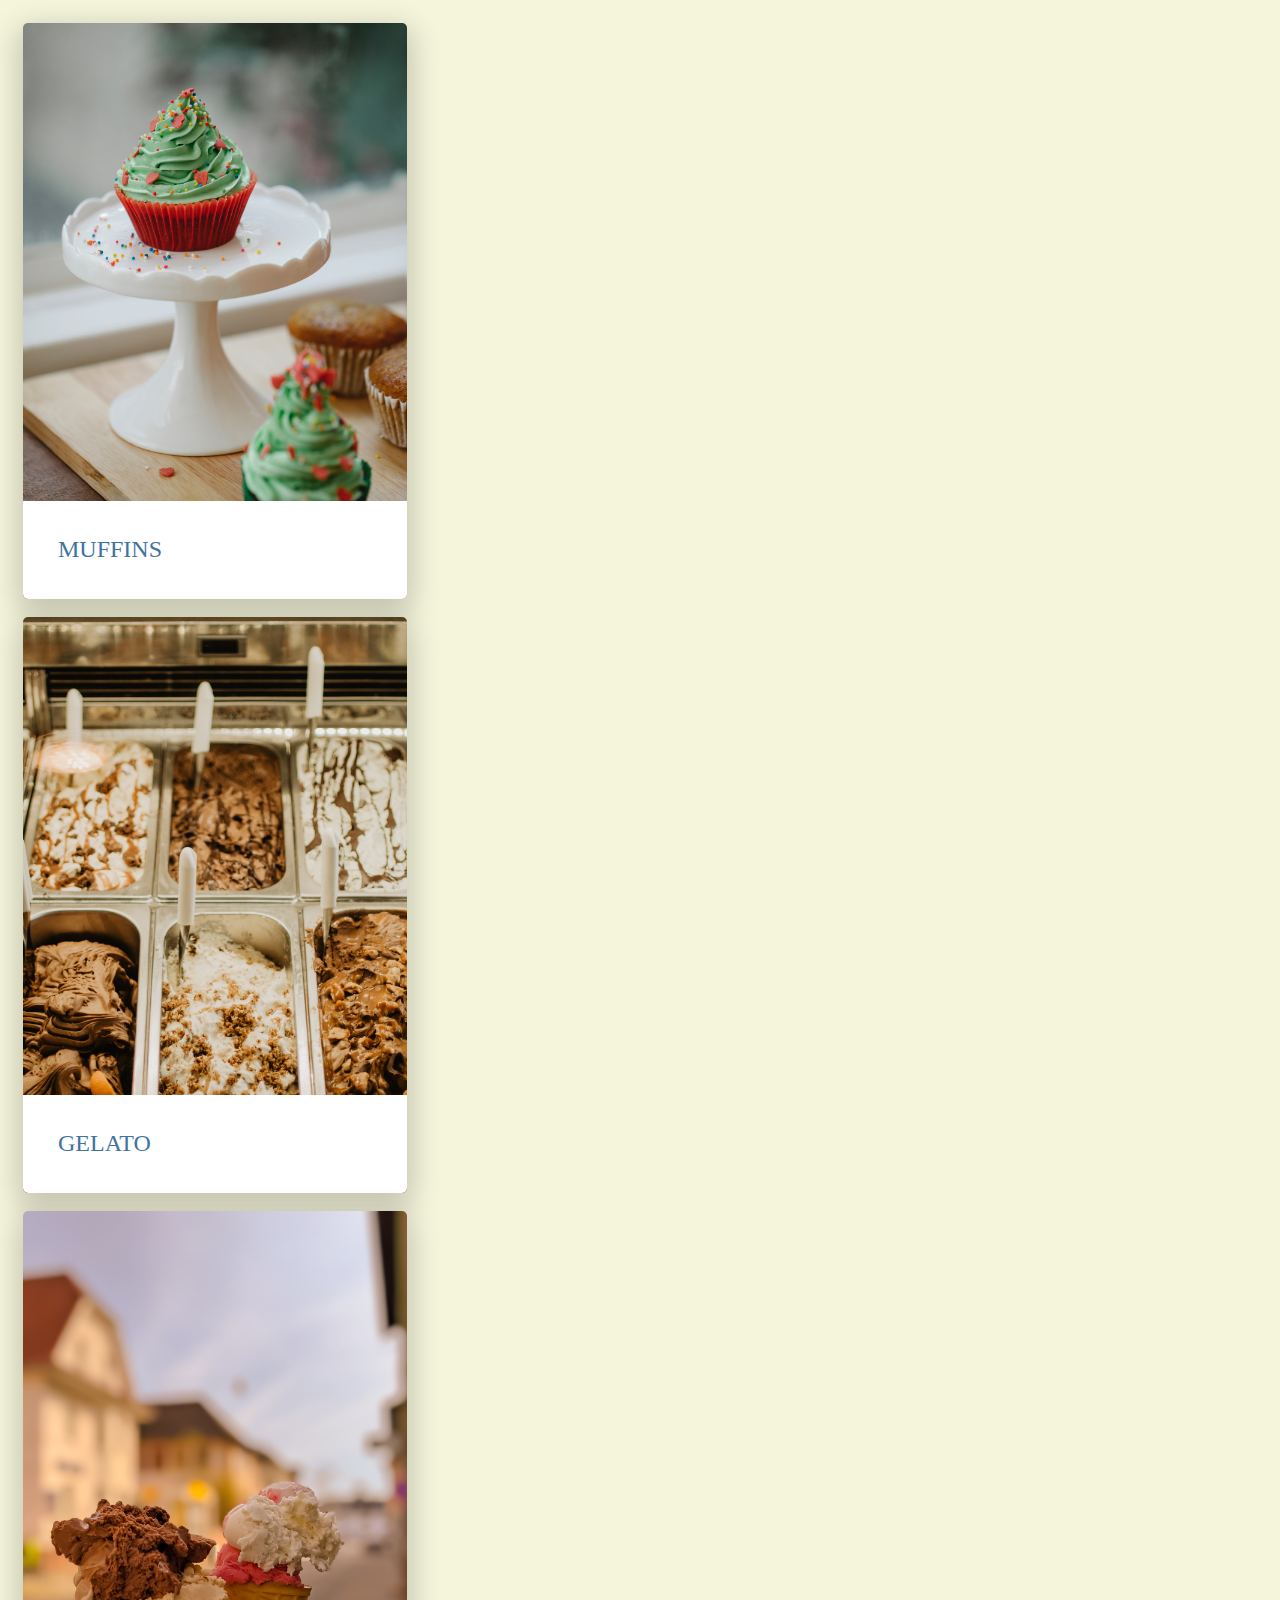
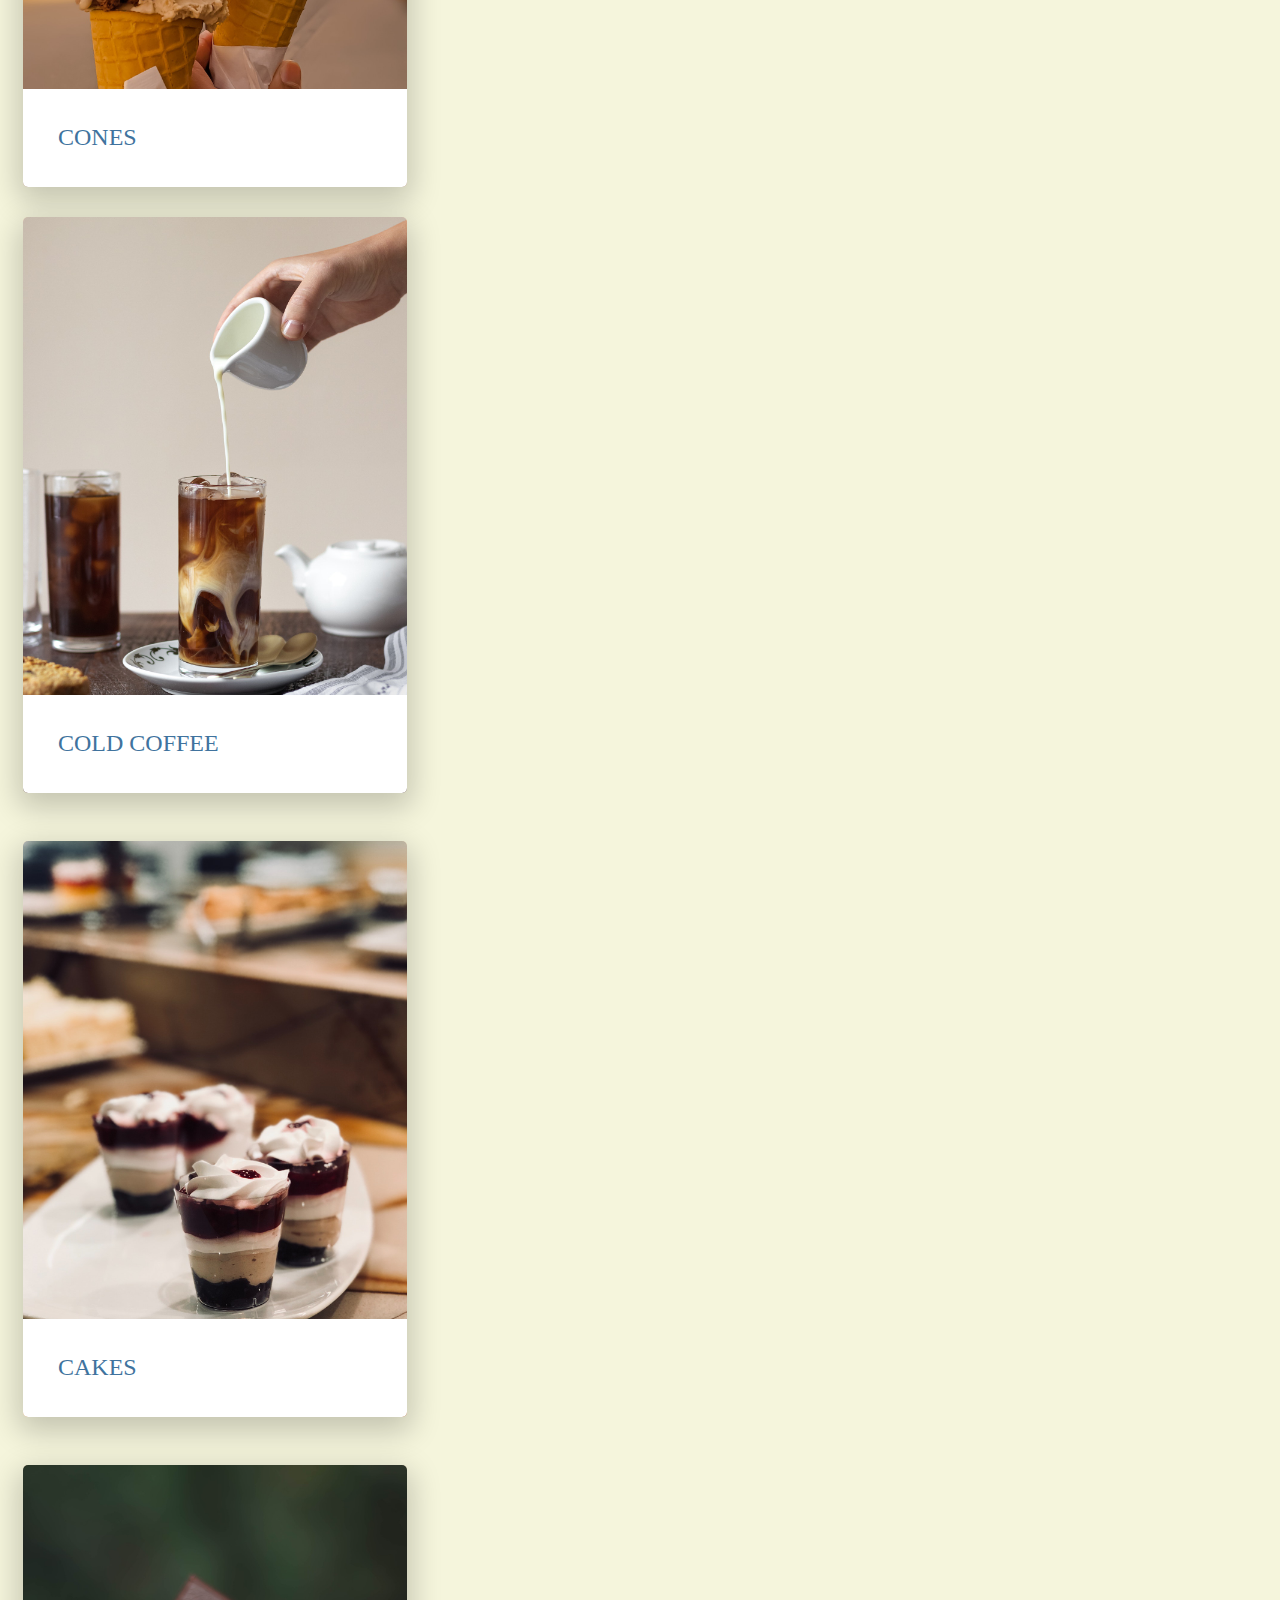
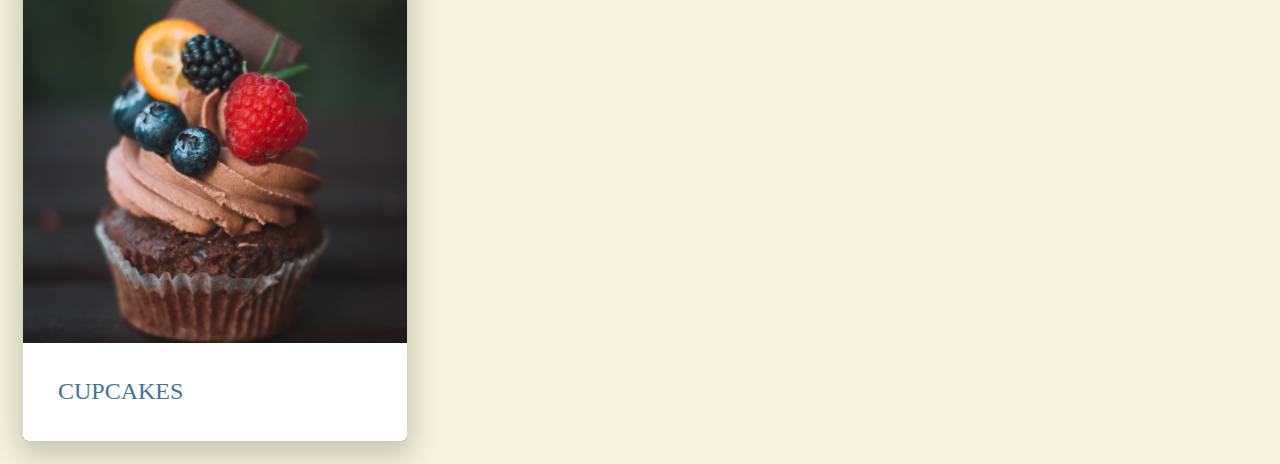
<file: flavours/flavour.html>
<!DOCTYPE html>
<html lang="en">

<head>
    <meta charset="UTF-8">
    <meta name="viewport" content="width=device-width, initial-scale=1.0">
    <title>Document</title>


    <link rel="stylesheet" href="https://cdn.jsdelivr.net/npm/bootstrap@5.3.2/dist/css/bootstrap.min.css"
        rel="stylesheet" integrity="sha384-T3c6CoIi6uLrA9TneNEoa7RxnatzjcDSCmG1MXxSR1GAsXEV/Dwwykc2MPK8M2HN"
        crossorigin="anonymous">

    <link rel="stylesheet" href="./flavour.css">

</head>

<body>
    <main>
        <div class="container-fluid">
            <div class="row">
                <!-- #1 -->
                <div class="card">
                    <img src="muffins.jpg" alt="notfound">
                    <div class="card-content">
                        <h2>Muffins</h2>
                        <p>An individual cup-shaped quick bread made with wheat flour,
                            cornmeal, or the like, and baked in a pan (muffin pan) containing a series of cuplike forms.
                        </p>
                        <a href="#">ReadMore</a>
                    </div>
                </div>
                &ensp; &ensp; &ensp; &ensp; &ensp; &ensp;
                <!-- #2 -->
                <div class="card">
                    <img id="gelato" src="pexels-roman-odintsov-5061197 (1).jpg" alt="notfound">
                    <div class="card-content">
                        <h2>Gelato</h2>
                        <p>In Italian, gelato is the generic word for ice cream and means simply "frozen",
                            independent of the style, so every kind of ice cream is referred to.</p>
                        <a href="#">ReadMore</a>
                    </div>
                </div>
                &ensp; &ensp; &ensp; &ensp; &ensp; &ensp;
                <!-- #3 -->
                <div class="card">
                    <img id="gelato" src="cones.jpg" alt="notfound">
                    <div class="card-content">
                        <h2>Cones</h2>
                        <p>An ice cream cone or poke is a brittle, cone-shaped pastry, usually made of a wafer similar
                            in
                            texture to a waffle, made so ice cream can becarried and eaten without a bowl or spoon.</p>
                        <a href="#">ReadMore</a>
                    </div>
                </div>

                <!-- #4 -->
                <div class="card" id="row2">
                    <img id="gelato" src="cold coffe.jpg" alt="notfound">
                    <div class="card-content">
                        <h2>Cold Coffee</h2>
                        <p>Iced coffee is a coffee beverage served cold. It may be prepared either by brewing
                            coffee normally and then serving it over ice or in cold milk or by brewing the coffee cold.
                        </p>
                        <a href="#">ReadMore</a>
                    </div>
                </div>

                &ensp; &ensp; &ensp; &ensp; &ensp; &ensp;
                <!-- #5 -->
                <div class="card" id="row2">
                    <img id="gelato" src="parfait.jpg" alt="notfound">
                    <div class="card-content">
                        <h2>Cakes</h2>
                        <p>Parfait is either of two types of dessert. In France, where the dish originated, parfait is made by boiling cream,
                             egg, sugar and syrup to create a custard-like pure which is then frozen.
                        </p>
                        <a href="#">ReadMore</a>
                    </div>
                </div>

                &ensp; &ensp; &ensp; &ensp; &ensp; &ensp;
                <!-- #6 -->
                <div class="card" id="row2">
                    <img id="gelato" src="cupcake.jpg" alt="notfound">
                    <div class="card-content">
                        <h2>CupCakes</h2>
                        <p>A cupcake, fairy cake, or bun is a small cake designed to serve one person, 
                            which may be baked in a small thin paper or aluminum cup
                        </p>
                        <a href="#">ReadMore</a>
                    </div>
                </div>




            </div>
        </div>



    </main>
</body>

</html>
</file>
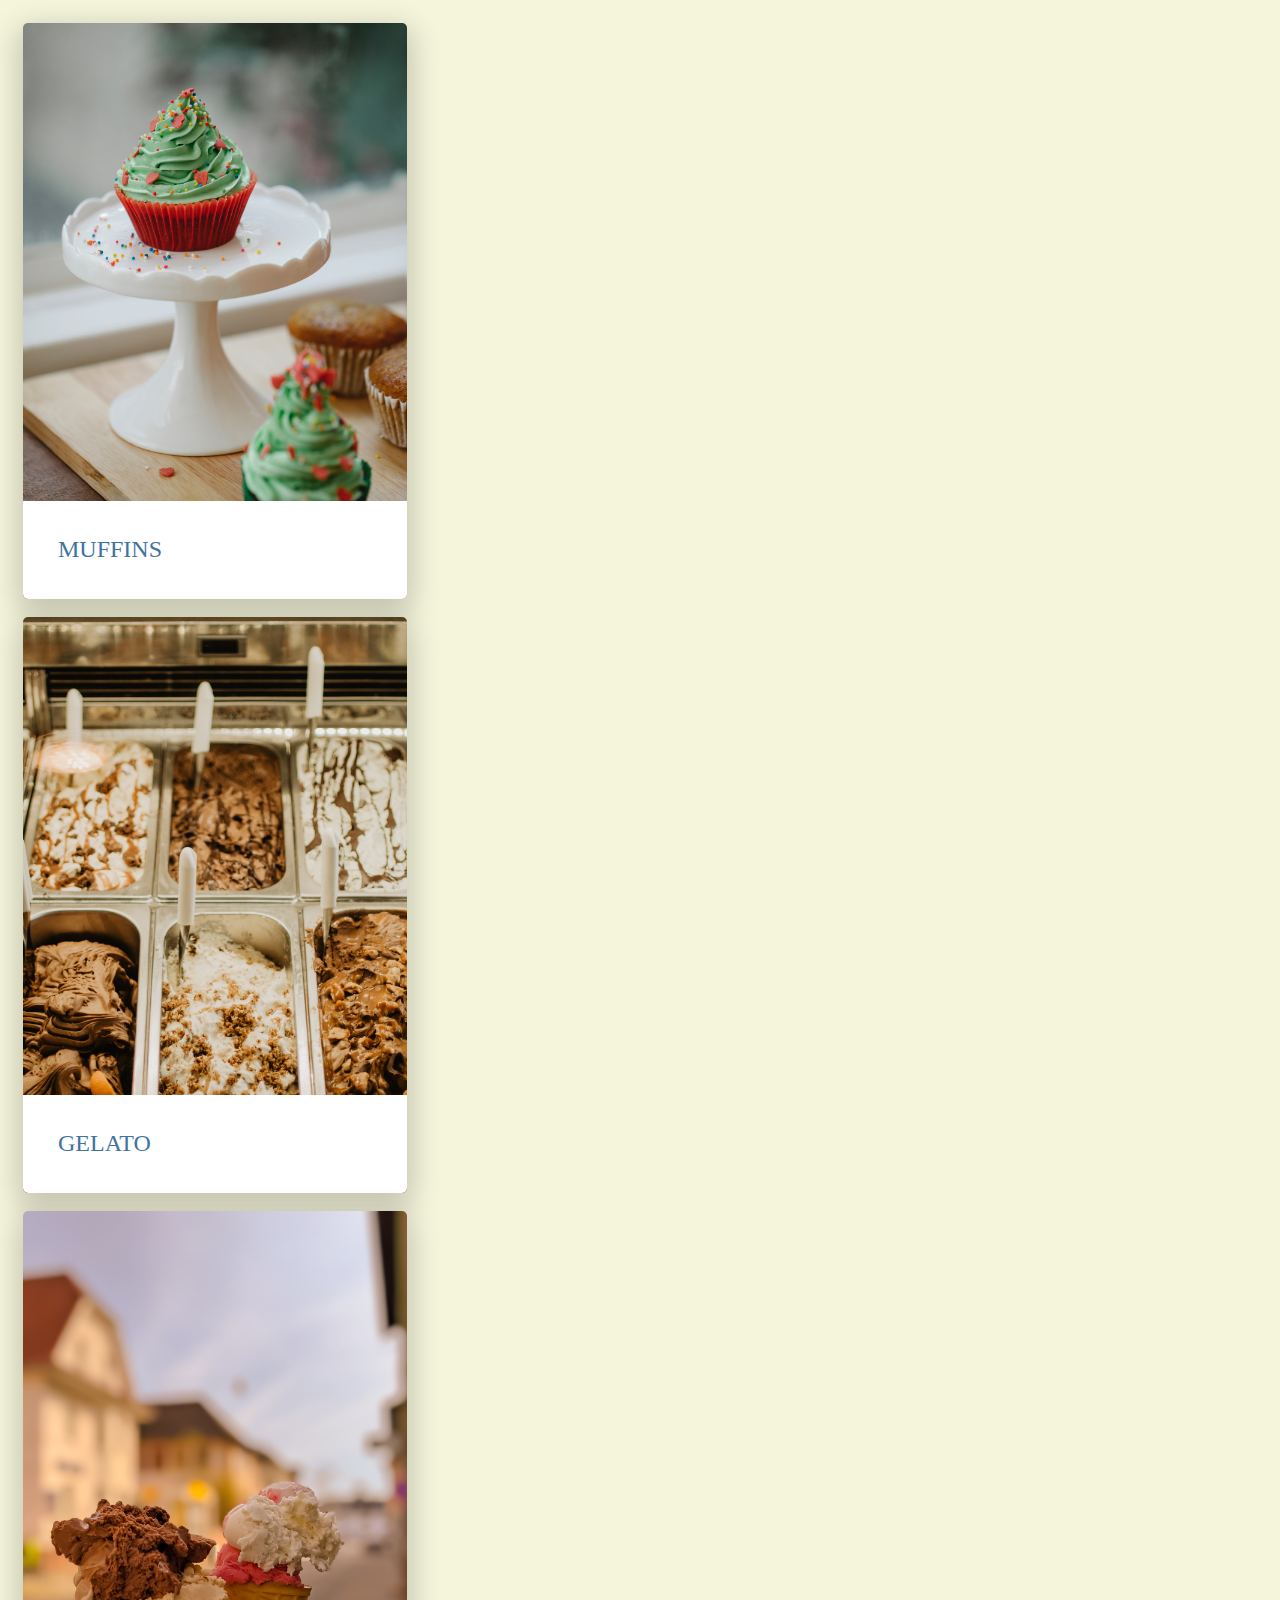
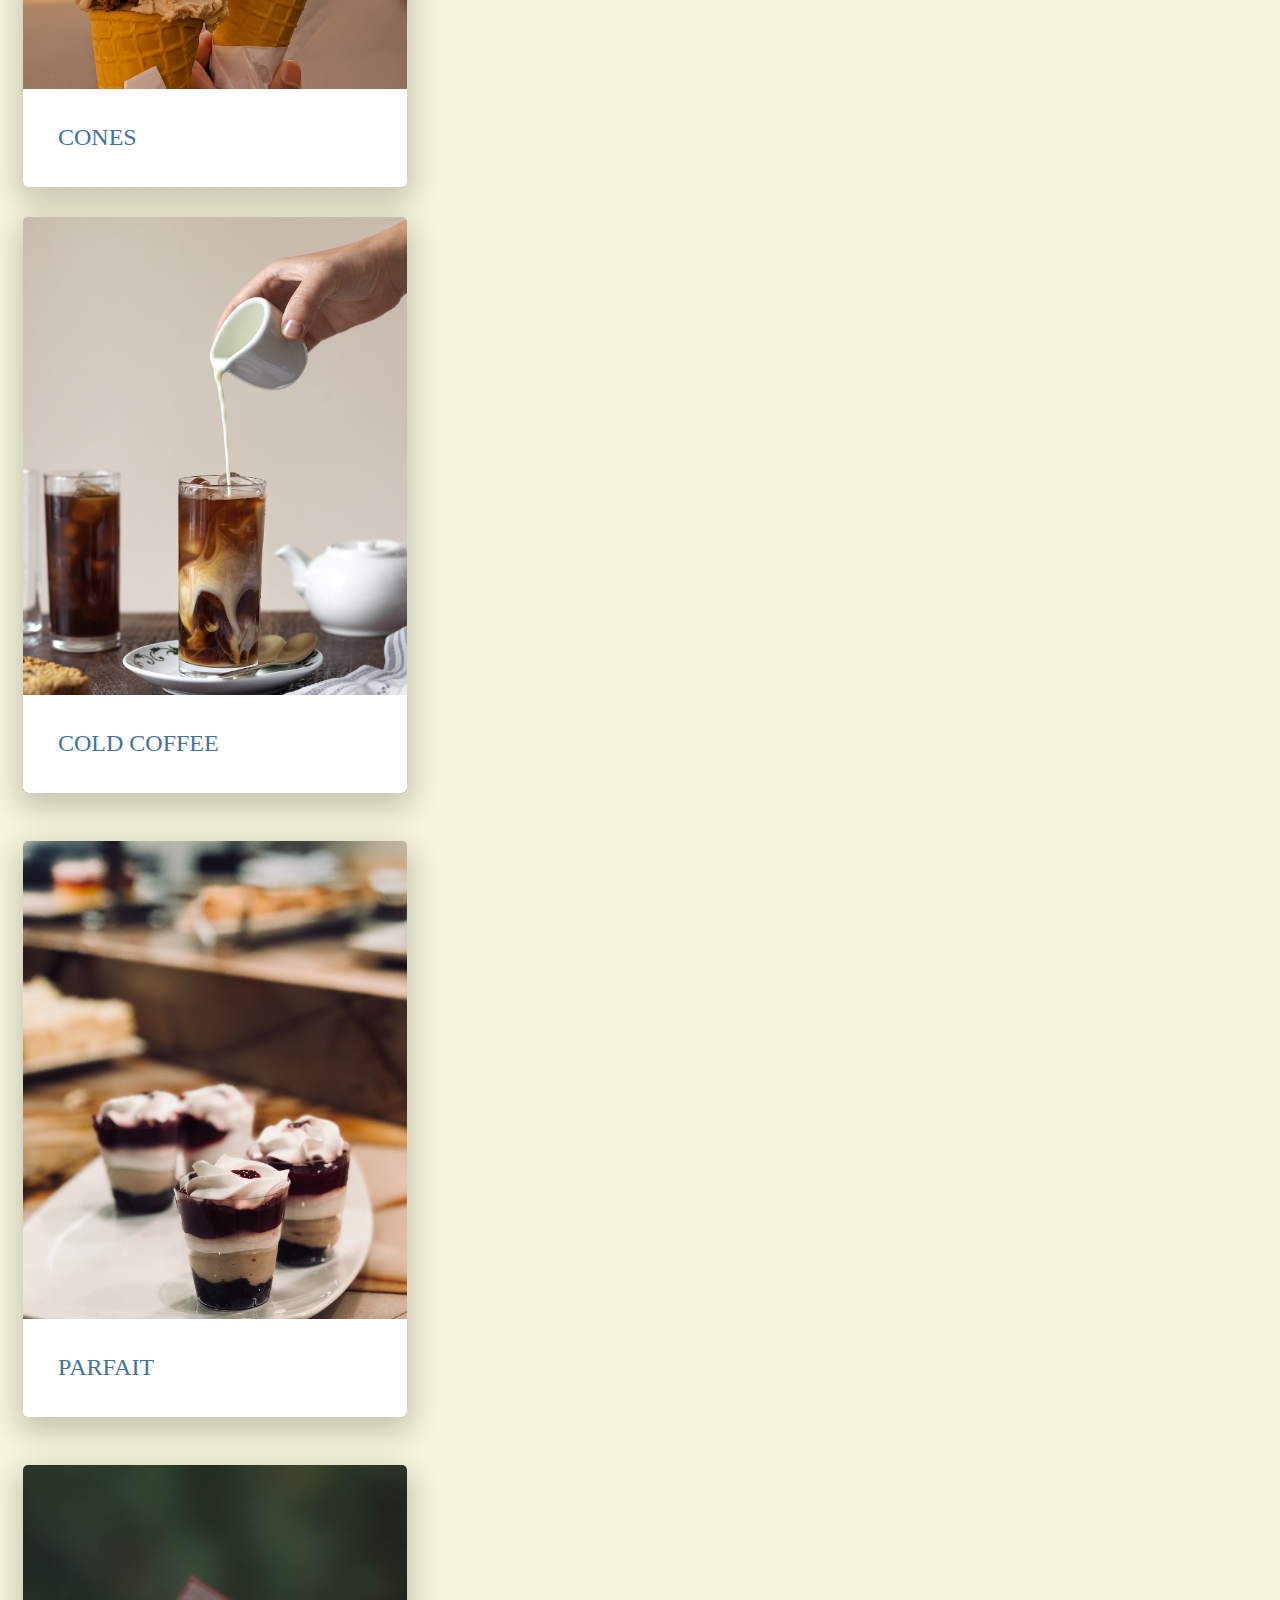
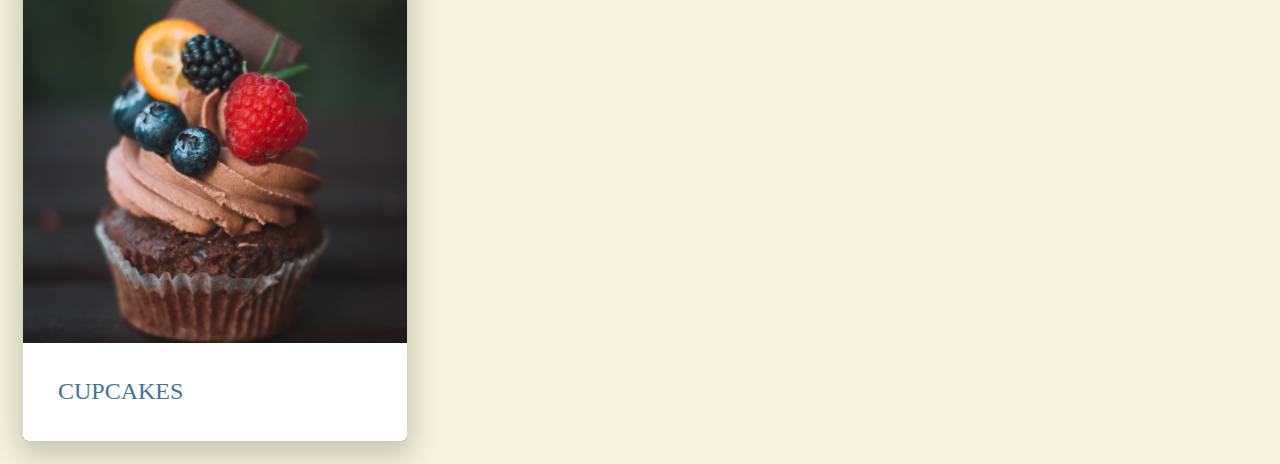
<file: samplee/flavours/flavour.html>
<!DOCTYPE html>
<html lang="en">

<head>
    <meta charset="UTF-8">
    <meta name="viewport" content="width=device-width, initial-scale=1.0">
    <title>flavours</title>


    <link rel="stylesheet" href="https://cdn.jsdelivr.net/npm/bootstrap@5.3.2/dist/css/bootstrap.min.css"
        rel="stylesheet" integrity="sha384-T3c6CoIi6uLrA9TneNEoa7RxnatzjcDSCmG1MXxSR1GAsXEV/Dwwykc2MPK8M2HN"
        crossorigin="anonymous">

    <link rel="stylesheet" href="./flavour.css">

</head>

<body>
    <main>
        <div class="container-fluid">
            <div class="row">
                <!-- #1 -->
                <div class="card">
                    <img src="muffins.jpg" alt="notfound">
                    <div class="card-content">
                        <h2>Muffins</h2>
                        <p>An individual cup-shaped quick bread made with wheat flour,
                            cornmeal, or the like, and baked in a pan (muffin pan) containing a series of cuplike forms.
                        </p>
                        <a href="#">ReadMore</a>
                    </div>
                </div>
                &ensp; &ensp; &ensp; &ensp; &ensp; &ensp;
                <!-- #2 -->
                <div class="card">
                    <img id="gelato" src="pexels-roman-odintsov-5061197 (1).jpg" alt="notfound">
                    <div class="card-content">
                        <h2>Gelato</h2>
                        <p>In Italian, gelato is the generic word for ice cream and means simply "frozen",
                            independent of the style, so every kind of ice cream is referred to.</p>
                        <a href="#">ReadMore</a>
                    </div>
                </div>
                &ensp; &ensp; &ensp; &ensp; &ensp; &ensp;
                <!-- #3 -->
                <div class="card">
                    <img id="gelato" src="cones.jpg" alt="notfound">
                    <div class="card-content">
                        <h2>Cones</h2>
                        <p>An ice cream cone or poke is a brittle, cone-shaped pastry, usually made of a wafer similar
                            in
                            texture to a waffle, made so ice cream can becarried and eaten without a bowl or spoon.</p>
                        <a href="#">ReadMore</a>
                    </div>
                </div>

                <!-- #4 -->
                <div class="card" id="row2">
                    <img id="gelato" src="cold coffe.jpg" alt="notfound">
                    <div class="card-content">
                        <h2>Cold Coffee</h2>
                        <p>Iced coffee is a coffee beverage served cold. It may be prepared either by brewing
                            coffee normally and then serving it over ice or in cold milk or by brewing the coffee cold.
                        </p>
                        <a href="#">ReadMore</a>
                    </div>
                </div>

                &ensp; &ensp; &ensp; &ensp; &ensp; &ensp;
                <!-- #5 -->
                <div class="card" id="row2">
                    <img id="gelato" src="parfait.jpg" alt="notfound">
                    <div class="card-content">
                        <h2>Parfait</h2>
                        <p>Parfait is either of two types of dessert. In France, where the dish originated, parfait is
                            made by boiling cream,
                            egg, sugar and syrup to create a custard-like pure which is then frozen.
                        </p>
                        <a href="#">ReadMore</a>
                    </div>
                </div>

                &ensp; &ensp; &ensp; &ensp; &ensp; &ensp;
                <!-- #6 -->
                <div class="card" id="row2">
                    <img id="gelato" src="cupcake.jpg" alt="notfound">
                    <div class="card-content">
                        <h2>CupCakes</h2>
                        <p>A cupcake, fairy cake, or bun is a small cake designed to serve one person,
                            which may be baked in a small thin paper or aluminum cup
                        </p>
                        <a href="#">ReadMore</a>
                    </div>
                </div>



               


            </div>
        </div>

    

    </main>
</body>

</html>
</file>
<file: flavours/flavour.css>
body {
    background-color: beige;
    color: #fff;
}

main {
    padding: 15px;
    min-height: 100vh;
    display: flex;
}

.card {
    /* border: 1px solid black; */
    width: 24rem;
    height: 36rem;
    background-color: bisque;
    border-radius: 5px;
    overflow: hidden;
    cursor: pointer;
    position: relative;
    box-shadow: 0 10px 30px 5px rgba(0, 0, 0, 0.2);
}

.card img {
    /* border: 1px solid black; */
    position: absolute;
    object-fit: cover;
    /* width: 100%; */
    height: 100%;
    left: 0;

}

.card-content {
    position: absolute;
    bottom: -50px;
    left: 0px;
    padding: 15px 35px;
    background-color: #fff;
    color: #333;
    transition: bottom 0.3s ease-in-out;
}

.card:hover .card-content {
    bottom: 0;

}

.card-content h2 {
    min-height: 50px;
    color: #40739e;
    font-weight: 400;
    text-transform: uppercase;
}

.card-content p {
    max-height: 0;
    overflow: hidden;
    margin-bottom: 10px;
    font-size: large;
    text-align: justify;
}

.card:hover .card-content p {
    max-height: 150px;
    transition: max-height 0.3s ease-in-out;

}

.card-content a {
    text-decoration: none;
}

.card-content a:hover {
    text-decoration: underline;
}

.row {
    /* border: 1px solid black; */
    margin: auto;

}

.card #gelato {
    left: 0;
}

.container-fluid {
    /* border: 1px solid black; */

}
#row2 {
    margin-top: 30px;

}
</file>
<file: samplee/flavours/flavour.css>
body {
    background-color: beige;
    color: #fff;
}

main {
    padding: 15px;
    min-height: 100vh;
    display: flex;
}

.card {
    /* border: 1px solid black; */
    width: 24rem;
    height: 36rem;
    background-color: bisque;
    border-radius: 5px;
    overflow: hidden;
    cursor: pointer;
    position: relative;
    box-shadow: 0 10px 30px 5px rgba(0, 0, 0, 0.2);
}

.card img {
    /* border: 1px solid black; */
    position: absolute;
    object-fit: cover;
    /* width: 100%; */
    height: 100%;
    left: 0;

}

.card-content {
    position: absolute;
    bottom: -50px;
    left: 0px;
    padding: 15px 35px;
    background-color: #fff;
    color: #333;
    transition: bottom 0.3s ease-in-out;
}

.card:hover .card-content {
    bottom: 0;

}

.card-content h2 {
    min-height: 50px;
    color: #40739e;
    font-weight: 400;
    text-transform: uppercase;
}

.card-content p {
    max-height: 0;
    overflow: hidden;
    margin-bottom: 10px;
    font-size: large;
    text-align: justify;
}

.card:hover .card-content p {
    max-height: 150px;
    transition: max-height 0.3s ease-in-out;

}

.card-content a {
    text-decoration: none;
}

.card-content a:hover {
    text-decoration: underline;
}

.row {
    /* border: 1px solid black; */
    margin: auto;

}

.card #gelato {
    left: 0;
}

.container-fluid {
    /* border: 1px solid black; */

}
#row2 {
    margin-top: 30px;

}
</file>
